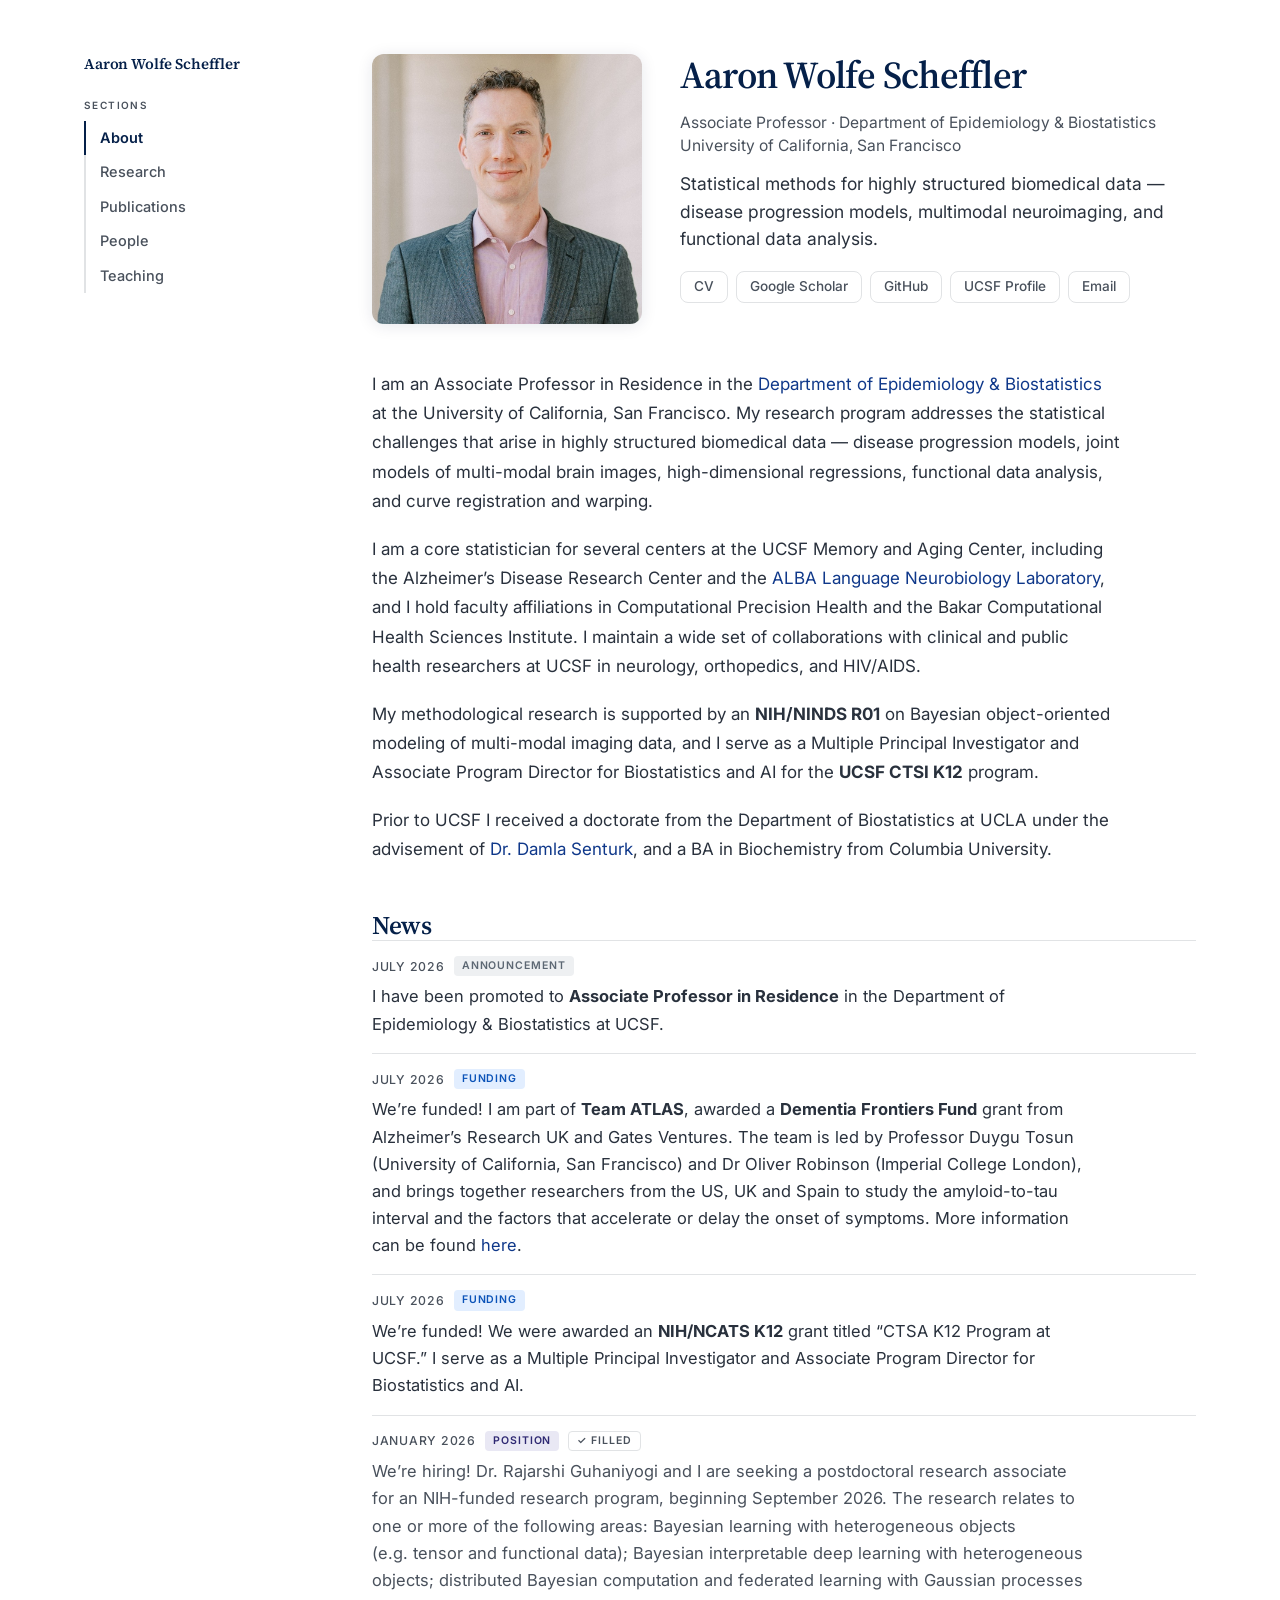
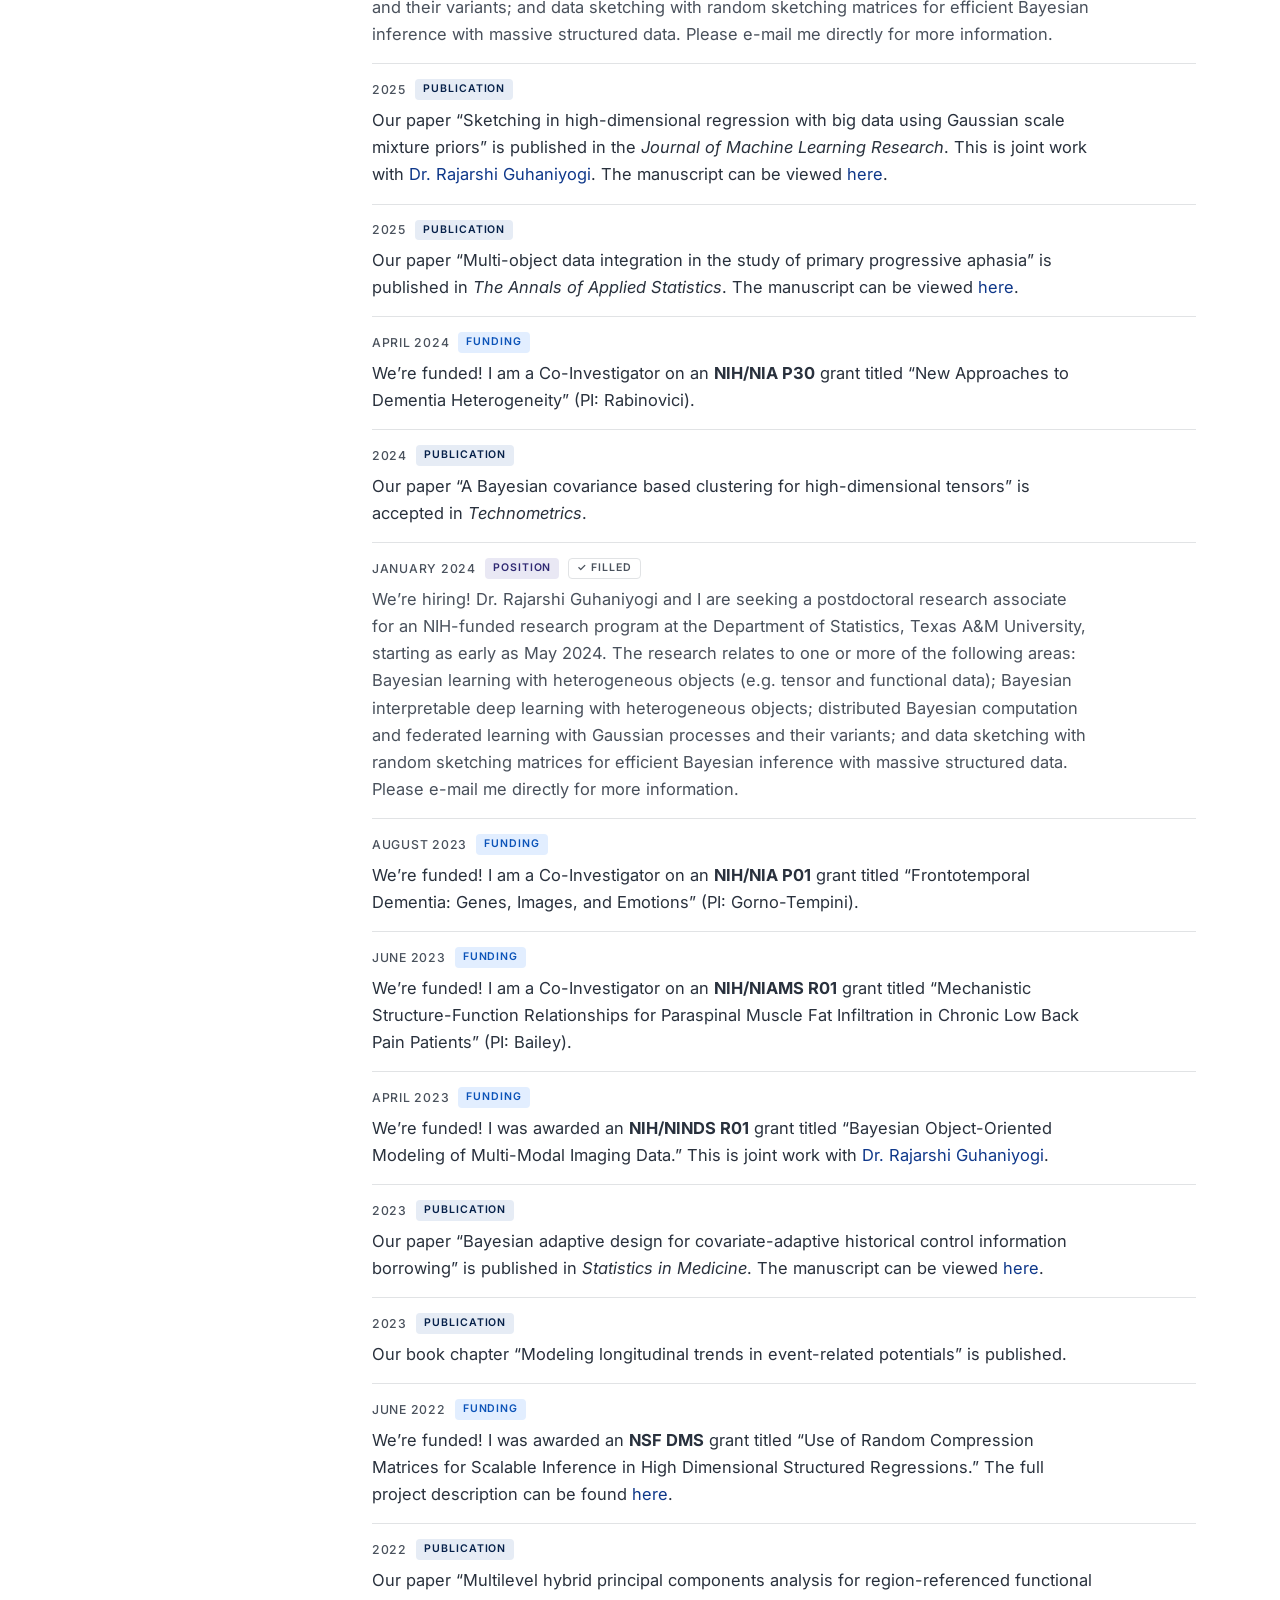
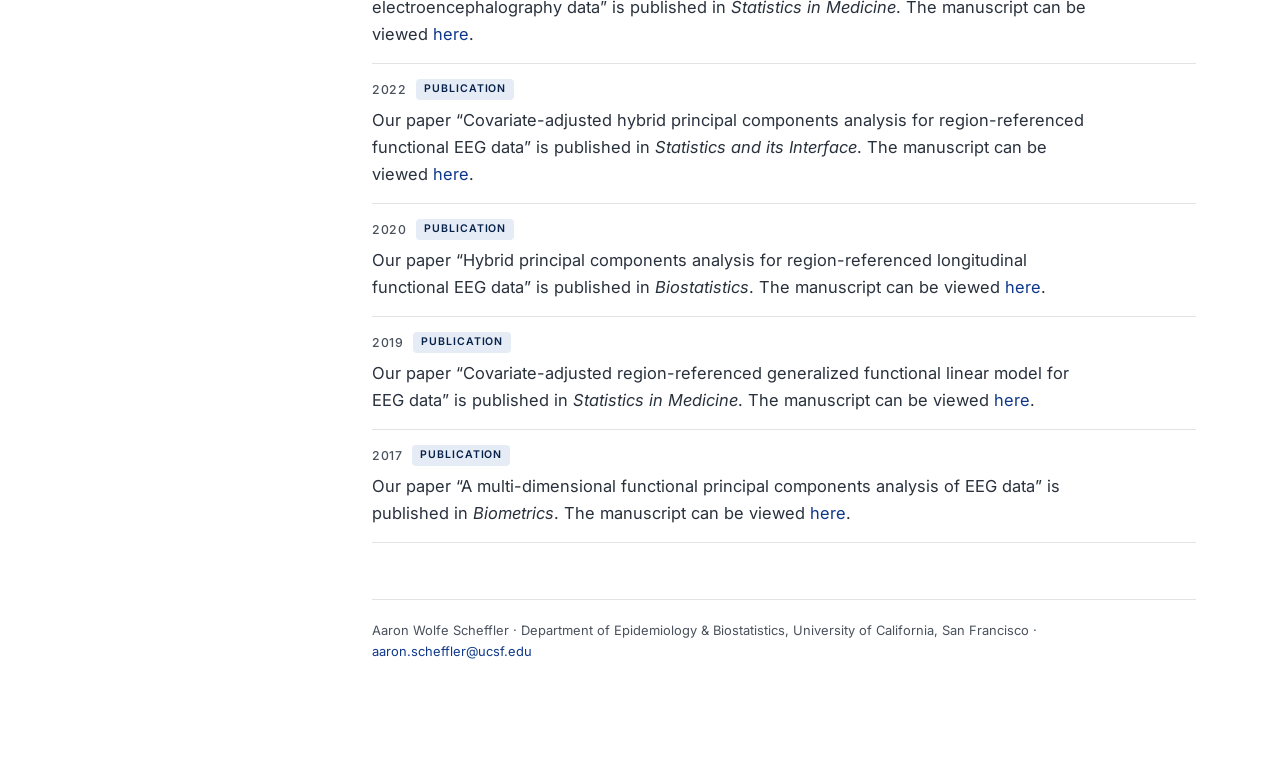
<file: index.html>
<!DOCTYPE html><html lang="en"><head>
<meta charset="utf-8"><meta name="viewport" content="width=device-width,initial-scale=1">
<title>Aaron Wolfe Scheffler</title><meta name="description" content="Associate Professor of Epidemiology & Biostatistics at UCSF. Statistical methods for structured biomedical data.">
<link rel="preconnect" href="https://fonts.googleapis.com"><link rel="preconnect" href="https://fonts.gstatic.com" crossorigin>
<link href="https://fonts.googleapis.com/css2?family=Source+Serif+4:opsz,wght@8..60,400;8..60,600;8..60,700&family=Inter:wght@400;500;600;700&family=JetBrains+Mono:wght@400;500;600&display=swap" rel="stylesheet"><link rel="stylesheet" href="style.css">
<link rel="canonical" href="https://aaron-scheffler.github.io/">
</head><body><div class="shell"><aside class="side"><div class="sidein"><a class="swm" href="index.html">Aaron Wolfe Scheffler</a><div class="slab">Sections</div><nav class="nav"><a href="index.html" class="on" aria-current="page">About</a><a href="research.html">Research</a><a href="publications.html">Publications</a><a href="people.html">People</a><a href="teaching.html">Teaching</a></nav></div></aside><main class="main"><header class="hero">
  <img class="portrait" src="images/headshot.jpg" alt="Portrait of Aaron Wolfe Scheffler">
  <div class="hero-txt">
    <h1>Aaron Wolfe Scheffler</h1>
    <p class="role">Associate Professor &middot; Department of Epidemiology &amp; Biostatistics<br>University of California, San Francisco</p>
    <p class="tag">Statistical methods for highly structured biomedical data &mdash; disease progression models, multimodal neuroimaging, and functional data analysis.</p>
    <nav class="links"><a class="lnk" href="aaron_cv_2026.pdf">CV</a><a class="lnk" href="https://scholar.google.com/citations?user=4aba0JUAAAAJ&hl=en" target="_blank" rel="noopener">Google Scholar</a><a class="lnk" href="https://github.com/aaron-scheffler" target="_blank" rel="noopener">GitHub</a><a class="lnk" href="https://profiles.ucsf.edu/aaron.scheffler" target="_blank" rel="noopener">UCSF Profile</a><a class="lnk" href="mailto:aaron.scheffler@ucsf.edu">Email</a></nav>
  </div>
</header><section class="block"><div class="prose"><p>I am an Associate Professor in Residence in the <a href="https://profiles.ucsf.edu/aaron.scheffler">Department of Epidemiology &amp; Biostatistics</a> at the University of California, San Francisco. My research program addresses the statistical challenges that arise in highly structured biomedical data &mdash; disease progression models, joint models of multi-modal brain images, high-dimensional regressions, functional data analysis, and curve registration and warping.</p><p>I am a core statistician for several centers at the UCSF Memory and Aging Center, including the Alzheimer’s Disease Research Center and the <a href="https://websites.ucsf.edu/website/alba-language-neurobiology-lab">ALBA Language Neurobiology Laboratory</a>, and I hold faculty affiliations in Computational Precision Health and the Bakar Computational Health Sciences Institute. I maintain a wide set of collaborations with clinical and public health researchers at UCSF in neurology, orthopedics, and HIV/AIDS.</p><p>My methodological research is supported by an <strong>NIH/NINDS R01</strong> on Bayesian object-oriented modeling of multi-modal imaging data, and I serve as a Multiple Principal Investigator and Associate Program Director for Biostatistics and AI for the <strong>UCSF CTSI K12</strong> program.</p><p>Prior to UCSF I received a doctorate from the Department of Biostatistics at UCLA under the advisement of <a href="https://ph.ucla.edu/about/faculty-staff-directory/damla-senturk">Dr. Damla Senturk</a>, and a BA in Biochemistry from Columbia University.</p></div></section><section class="block" id="news"><h2>News</h2><ol class="news"><li class="n-other"><div class="ntop"><span class="date">July 2026</span><span class="kind k-other">Announcement</span></div><div class="what">I have been promoted to <strong>Associate Professor in Residence</strong> in the Department of Epidemiology &amp; Biostatistics at UCSF.</div></li><li class="n-funding"><div class="ntop"><span class="date">July 2026</span><span class="kind k-funding">Funding</span></div><div class="what">We&rsquo;re funded! I am part of <strong>Team ATLAS</strong>, awarded a <strong>Dementia Frontiers Fund</strong> grant from Alzheimer&rsquo;s Research UK and Gates Ventures. The team is led by Professor Duygu Tosun (University of California, San Francisco) and Dr Oliver Robinson (Imperial College London), and brings together researchers from the US, UK and Spain to study the amyloid-to-tau interval and the factors that accelerate or delay the onset of symptoms. More information can be found <a href="https://www.alzheimersresearchuk.org/news/dementia-frontiers-fund-backs-12-international-teams/">here</a>.</div></li><li class="n-funding"><div class="ntop"><span class="date">July 2026</span><span class="kind k-funding">Funding</span></div><div class="what">We&rsquo;re funded! We were awarded an <strong>NIH/NCATS K12</strong> grant titled &ldquo;CTSA K12 Program at UCSF.&rdquo; I serve as a Multiple Principal Investigator and Associate Program Director for Biostatistics and AI.</div></li><li class="n-position"><div class="ntop"><span class="date">January 2026</span><span class="kind k-position">Position</span><span class="filled">Filled</span></div><div class="what">We&rsquo;re hiring! Dr. Rajarshi Guhaniyogi and I are seeking a postdoctoral research associate for an NIH-funded research program, beginning September 2026. The research relates to one or more of the following areas: Bayesian learning with heterogeneous objects (e.g.&nbsp;tensor and functional data); Bayesian interpretable deep learning with heterogeneous objects; distributed Bayesian computation and federated learning with Gaussian processes and their variants; and data sketching with random sketching matrices for efficient Bayesian inference with massive structured data. Please e-mail me directly for more information.</div></li><li class="n-paper"><div class="ntop"><span class="date">2025</span><span class="kind k-paper">Publication</span></div><div class="what">Our paper &ldquo;Sketching in high-dimensional regression with big data using Gaussian scale mixture priors&rdquo; is published in the <em>Journal of Machine Learning Research</em>. This is joint work with <a href="https://sites.google.com/view/rajguhaniyogi/home">Dr. Rajarshi Guhaniyogi</a>. The manuscript can be viewed <a href="https://arxiv.org/abs/2105.04795" target="_blank" rel="noopener">here</a>.</div></li><li class="n-paper"><div class="ntop"><span class="date">2025</span><span class="kind k-paper">Publication</span></div><div class="what">Our paper &ldquo;Multi-object data integration in the study of primary progressive aphasia&rdquo; is published in <em>The Annals of Applied Statistics</em>. The manuscript can be viewed <a href="https://arxiv.org/abs/2407.09542" target="_blank" rel="noopener">here</a>.</div></li><li class="n-funding"><div class="ntop"><span class="date">April 2024</span><span class="kind k-funding">Funding</span></div><div class="what">We&rsquo;re funded! I am a Co-Investigator on an <strong>NIH/NIA P30</strong> grant titled &ldquo;New Approaches to Dementia Heterogeneity&rdquo; (PI: Rabinovici).</div></li><li class="n-paper"><div class="ntop"><span class="date">2024</span><span class="kind k-paper">Publication</span></div><div class="what">Our paper &ldquo;A Bayesian covariance based clustering for high-dimensional tensors&rdquo; is accepted in <em>Technometrics</em>.</div></li><li class="n-position"><div class="ntop"><span class="date">January 2024</span><span class="kind k-position">Position</span><span class="filled">Filled</span></div><div class="what">We&rsquo;re hiring! Dr. Rajarshi Guhaniyogi and I are seeking a postdoctoral research associate for an NIH-funded research program at the Department of Statistics, Texas A&amp;M University, starting as early as May 2024. The research relates to one or more of the following areas: Bayesian learning with heterogeneous objects (e.g.&nbsp;tensor and functional data); Bayesian interpretable deep learning with heterogeneous objects; distributed Bayesian computation and federated learning with Gaussian processes and their variants; and data sketching with random sketching matrices for efficient Bayesian inference with massive structured data. Please e-mail me directly for more information.</div></li><li class="n-funding"><div class="ntop"><span class="date">August 2023</span><span class="kind k-funding">Funding</span></div><div class="what">We&rsquo;re funded! I am a Co-Investigator on an <strong>NIH/NIA P01</strong> grant titled &ldquo;Frontotemporal Dementia: Genes, Images, and Emotions&rdquo; (PI: Gorno-Tempini).</div></li><li class="n-funding"><div class="ntop"><span class="date">June 2023</span><span class="kind k-funding">Funding</span></div><div class="what">We&rsquo;re funded! I am a Co-Investigator on an <strong>NIH/NIAMS R01</strong> grant titled &ldquo;Mechanistic Structure-Function Relationships for Paraspinal Muscle Fat Infiltration in Chronic Low Back Pain Patients&rdquo; (PI: Bailey).</div></li><li class="n-funding"><div class="ntop"><span class="date">April 2023</span><span class="kind k-funding">Funding</span></div><div class="what">We&rsquo;re funded! I was awarded an <strong>NIH/NINDS R01</strong> grant titled &ldquo;Bayesian Object-Oriented Modeling of Multi-Modal Imaging Data.&rdquo; This is joint work with <a href="https://sites.google.com/view/rajguhaniyogi/home">Dr. Rajarshi Guhaniyogi</a>.</div></li><li class="n-paper"><div class="ntop"><span class="date">2023</span><span class="kind k-paper">Publication</span></div><div class="what">Our paper &ldquo;Bayesian adaptive design for covariate-adaptive historical control information borrowing&rdquo; is published in <em>Statistics in Medicine</em>. The manuscript can be viewed <a href="https://pubmed.ncbi.nlm.nih.gov/37750361/" target="_blank" rel="noopener">here</a>.</div></li><li class="n-paper"><div class="ntop"><span class="date">2023</span><span class="kind k-paper">Publication</span></div><div class="what">Our book chapter &ldquo;Modeling longitudinal trends in event-related potentials&rdquo; is published.</div></li><li class="n-funding"><div class="ntop"><span class="date">June 2022</span><span class="kind k-funding">Funding</span></div><div class="what">We&rsquo;re funded! I was awarded an <strong>NSF DMS</strong> grant titled &ldquo;Use of Random Compression Matrices for Scalable Inference in High Dimensional Structured Regressions.&rdquo; The full project description can be found <a href="https://www.nsf.gov/awardsearch/showAward?AWD_ID=2210206">here</a>.</div></li><li class="n-paper"><div class="ntop"><span class="date">2022</span><span class="kind k-paper">Publication</span></div><div class="what">Our paper &ldquo;Multilevel hybrid principal components analysis for region-referenced functional electroencephalography data&rdquo; is published in <em>Statistics in Medicine</em>. The manuscript can be viewed <a href="https://pubmed.ncbi.nlm.nih.gov/35611602/" target="_blank" rel="noopener">here</a>.</div></li><li class="n-paper"><div class="ntop"><span class="date">2022</span><span class="kind k-paper">Publication</span></div><div class="what">Our paper &ldquo;Covariate-adjusted hybrid principal components analysis for region-referenced functional EEG data&rdquo; is published in <em>Statistics and its Interface</em>. The manuscript can be viewed <a href="https://pubmed.ncbi.nlm.nih.gov/35664510/" target="_blank" rel="noopener">here</a>.</div></li><li class="n-paper"><div class="ntop"><span class="date">2020</span><span class="kind k-paper">Publication</span></div><div class="what">Our paper &ldquo;Hybrid principal components analysis for region-referenced longitudinal functional EEG data&rdquo; is published in <em>Biostatistics</em>. The manuscript can be viewed <a href="https://pubmed.ncbi.nlm.nih.gov/30084925/" target="_blank" rel="noopener">here</a>.</div></li><li class="n-paper"><div class="ntop"><span class="date">2019</span><span class="kind k-paper">Publication</span></div><div class="what">Our paper &ldquo;Covariate-adjusted region-referenced generalized functional linear model for EEG data&rdquo; is published in <em>Statistics in Medicine</em>. The manuscript can be viewed <a href="https://pubmed.ncbi.nlm.nih.gov/31659786/" target="_blank" rel="noopener">here</a>.</div></li><li class="n-paper"><div class="ntop"><span class="date">2017</span><span class="kind k-paper">Publication</span></div><div class="what">Our paper &ldquo;A multi-dimensional functional principal components analysis of EEG data&rdquo; is published in <em>Biometrics</em>. The manuscript can be viewed <a href="https://pubmed.ncbi.nlm.nih.gov/28072468/" target="_blank" rel="noopener">here</a>.</div></li></ol></section><footer class="foot"><p>Aaron Wolfe Scheffler &middot; Department of Epidemiology &amp; Biostatistics, University of California, San Francisco &middot; <a href="mailto:aaron.scheffler@ucsf.edu">aaron.scheffler@ucsf.edu</a></p></footer></main></div></body></html>
</file>
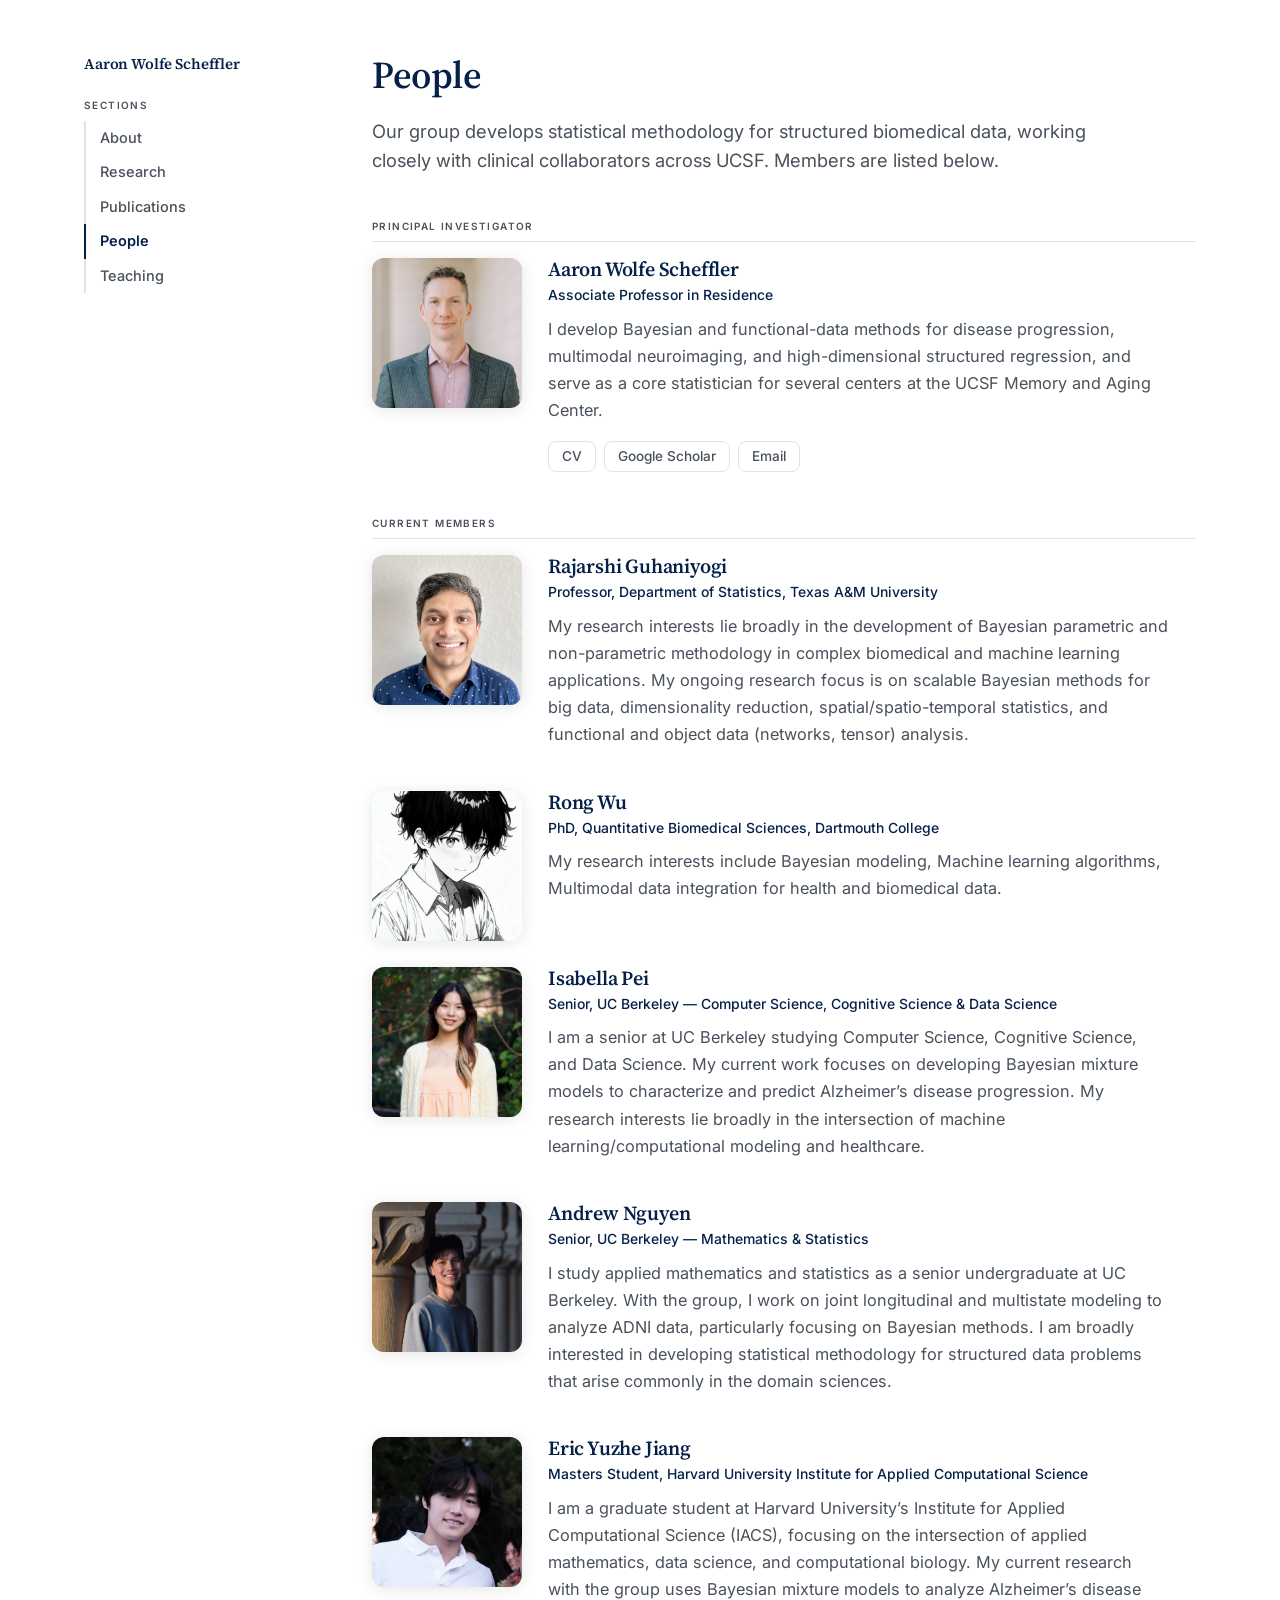
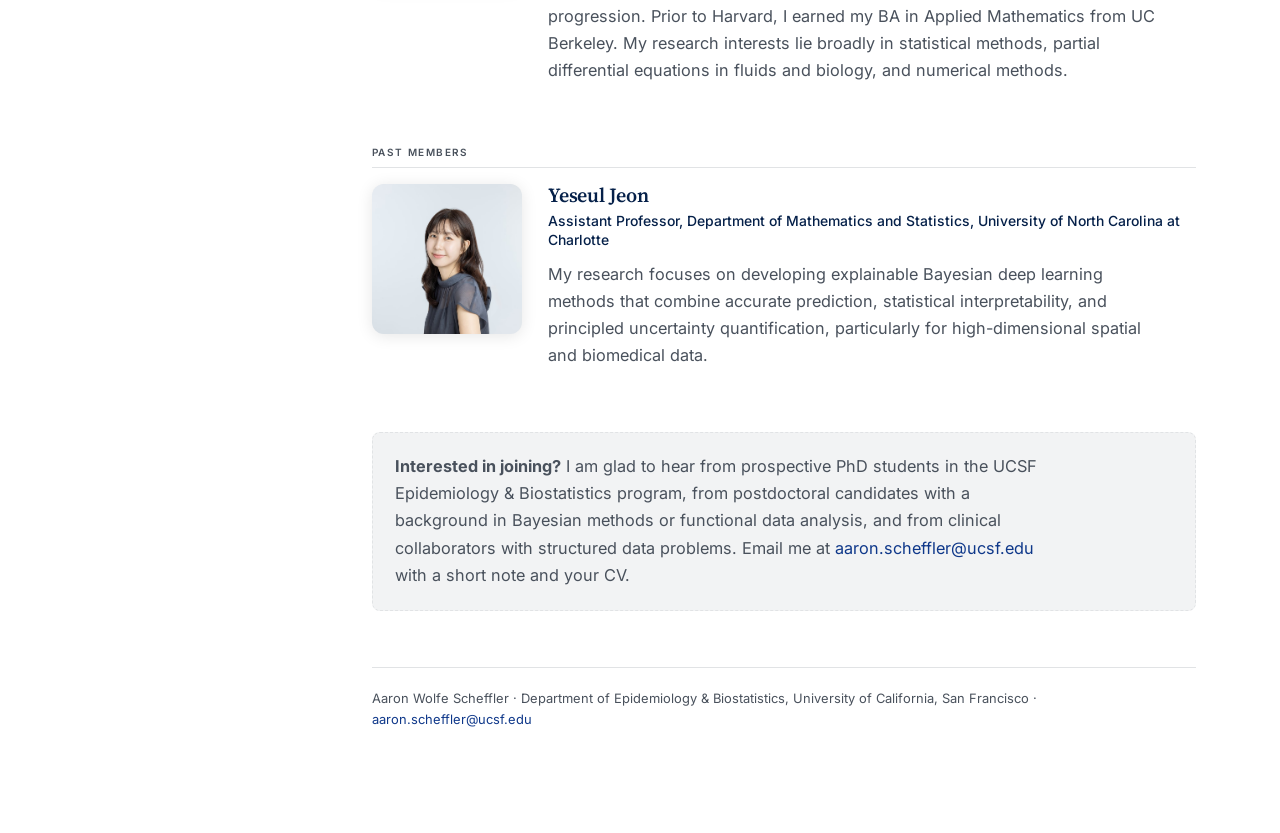
<file: people.html>
<!DOCTYPE html><html lang="en"><head>
<meta charset="utf-8"><meta name="viewport" content="width=device-width,initial-scale=1">
<title>People &middot; Aaron Wolfe Scheffler</title><meta name="description" content="Associate Professor of Epidemiology & Biostatistics at UCSF. Statistical methods for structured biomedical data.">
<link rel="preconnect" href="https://fonts.googleapis.com"><link rel="preconnect" href="https://fonts.gstatic.com" crossorigin>
<link href="https://fonts.googleapis.com/css2?family=Source+Serif+4:opsz,wght@8..60,400;8..60,600;8..60,700&family=Inter:wght@400;500;600;700&family=JetBrains+Mono:wght@400;500;600&display=swap" rel="stylesheet"><link rel="stylesheet" href="style.css">
<link rel="canonical" href="https://aaron-scheffler.github.io/people.html">
</head><body><div class="shell"><aside class="side"><div class="sidein"><a class="swm" href="index.html">Aaron Wolfe Scheffler</a><div class="slab">Sections</div><nav class="nav"><a href="index.html">About</a><a href="research.html">Research</a><a href="publications.html">Publications</a><a href="people.html" class="on" aria-current="page">People</a><a href="teaching.html">Teaching</a></nav></div></aside><main class="main"><section class="block"><h1 class="ptitle">People</h1><p class="lede">Our group develops statistical methodology for structured biomedical data, working closely with clinical collaborators across UCSF. Members are listed below.</p></section><section class="pgroup"><h2 class="glab">Principal Investigator</h2><div class="plist"><article class="person">
  <img class="pphoto" src="images/headshot.jpg" alt="Portrait of Aaron Wolfe Scheffler" loading="lazy">
  <div class="pbody"><h3>Aaron Wolfe Scheffler</h3><div class="prole">Associate Professor in Residence</div>
  <p>I develop Bayesian and functional-data methods for disease progression, multimodal neuroimaging, and high-dimensional structured regression, and serve as a core statistician for several centers at the UCSF Memory and Aging Center.</p><nav class="links"><a class="lnk" href="aaron_cv_2026.pdf">CV</a><a class="lnk" href="https://scholar.google.com/citations?user=4aba0JUAAAAJ&hl=en" target=_blank rel=noopener>Google Scholar</a><a class="lnk" href="mailto:aaron.scheffler@ucsf.edu">Email</a></nav></div>
</article></div></section><section class="pgroup"><h2 class="glab">Current Members</h2><div class="plist"><article class="person">
  <img class="pphoto" src="images/raj-photo.jpg" alt="Portrait of Rajarshi Guhaniyogi" loading="lazy">
  <div class="pbody"><h3>Rajarshi Guhaniyogi</h3><div class="prole">Professor, Department of Statistics, Texas A&amp;M University</div>
  <p>My research interests lie broadly in the development of Bayesian parametric and non-parametric methodology in complex biomedical and machine learning applications. My ongoing research focus is on scalable Bayesian methods for big data, dimensionality reduction, spatial/spatio-temporal statistics, and functional and object data (networks, tensor) analysis.</p></div>
</article><article class="person">
  <img class="pphoto" src="images/rong-photo.jpeg" alt="Portrait of Rong Wu" loading="lazy">
  <div class="pbody"><h3>Rong Wu</h3><div class="prole">PhD, Quantitative Biomedical Sciences, Dartmouth College</div>
  <p>My research interests include Bayesian modeling, Machine learning algorithms, Multimodal data integration for health and biomedical data.</p></div>
</article><article class="person">
  <img class="pphoto" src="images/isabella-photo.jpeg" alt="Portrait of Isabella Pei" loading="lazy">
  <div class="pbody"><h3>Isabella Pei</h3><div class="prole">Senior, UC Berkeley &mdash; Computer Science, Cognitive Science &amp; Data Science</div>
  <p>I am a senior at UC Berkeley studying Computer Science, Cognitive Science, and Data Science. My current work focuses on developing Bayesian mixture models to characterize and predict Alzheimer&rsquo;s disease progression. My research interests lie broadly in the intersection of machine learning/computational modeling and healthcare.</p></div>
</article><article class="person">
  <img class="pphoto" src="images/andrew.jpg" alt="Portrait of Andrew Nguyen" loading="lazy">
  <div class="pbody"><h3>Andrew Nguyen</h3><div class="prole">Senior, UC Berkeley &mdash; Mathematics &amp; Statistics</div>
  <p>I study applied mathematics and statistics as a senior undergraduate at UC Berkeley. With the group, I work on joint longitudinal and multistate modeling to analyze ADNI data, particularly focusing on Bayesian methods. I am broadly interested in developing statistical methodology for structured data problems that arise commonly in the domain sciences.</p></div>
</article><article class="person">
  <img class="pphoto" src="images/eric-photo.jpg" alt="Portrait of Eric Yuzhe Jiang" loading="lazy">
  <div class="pbody"><h3>Eric Yuzhe Jiang</h3><div class="prole">Masters Student, Harvard University Institute for Applied Computational Science</div>
  <p>I am a graduate student at Harvard University&rsquo;s Institute for Applied Computational Science (IACS), focusing on the intersection of applied mathematics, data science, and computational biology. My current research with the group uses Bayesian mixture models to analyze Alzheimer&rsquo;s disease progression. Prior to Harvard, I earned my BA in Applied Mathematics from UC Berkeley. My research interests lie broadly in statistical methods, partial differential equations in fluids and biology, and numerical methods.</p></div>
</article></div></section><section class="pgroup"><h2 class="glab">Past Members</h2><div class="plist"><article class="person">
  <img class="pphoto" src="images/yeseul-photo.jpg" alt="Portrait of Yeseul Jeon" loading="lazy">
  <div class="pbody"><h3>Yeseul Jeon</h3><div class="prole">Assistant Professor, Department of Mathematics and Statistics, University of North Carolina at Charlotte</div>
  <p>My research focuses on developing explainable Bayesian deep learning methods that combine accurate prediction, statistical interpretability, and principled uncertainty quantification, particularly for high-dimensional spatial and biomedical data.</p></div>
</article></div></section><section class="block join"><p><strong>Interested in joining?</strong> I am glad to hear from prospective PhD students in the UCSF Epidemiology &amp; Biostatistics program, from postdoctoral candidates with a background in Bayesian methods or functional data analysis, and from clinical collaborators with structured data problems. Email me at <a href="mailto:aaron.scheffler@ucsf.edu">aaron.scheffler@ucsf.edu</a> with a short note and your CV.</p></section><footer class="foot"><p>Aaron Wolfe Scheffler &middot; Department of Epidemiology &amp; Biostatistics, University of California, San Francisco &middot; <a href="mailto:aaron.scheffler@ucsf.edu">aaron.scheffler@ucsf.edu</a></p></footer></main></div></body></html>
</file>
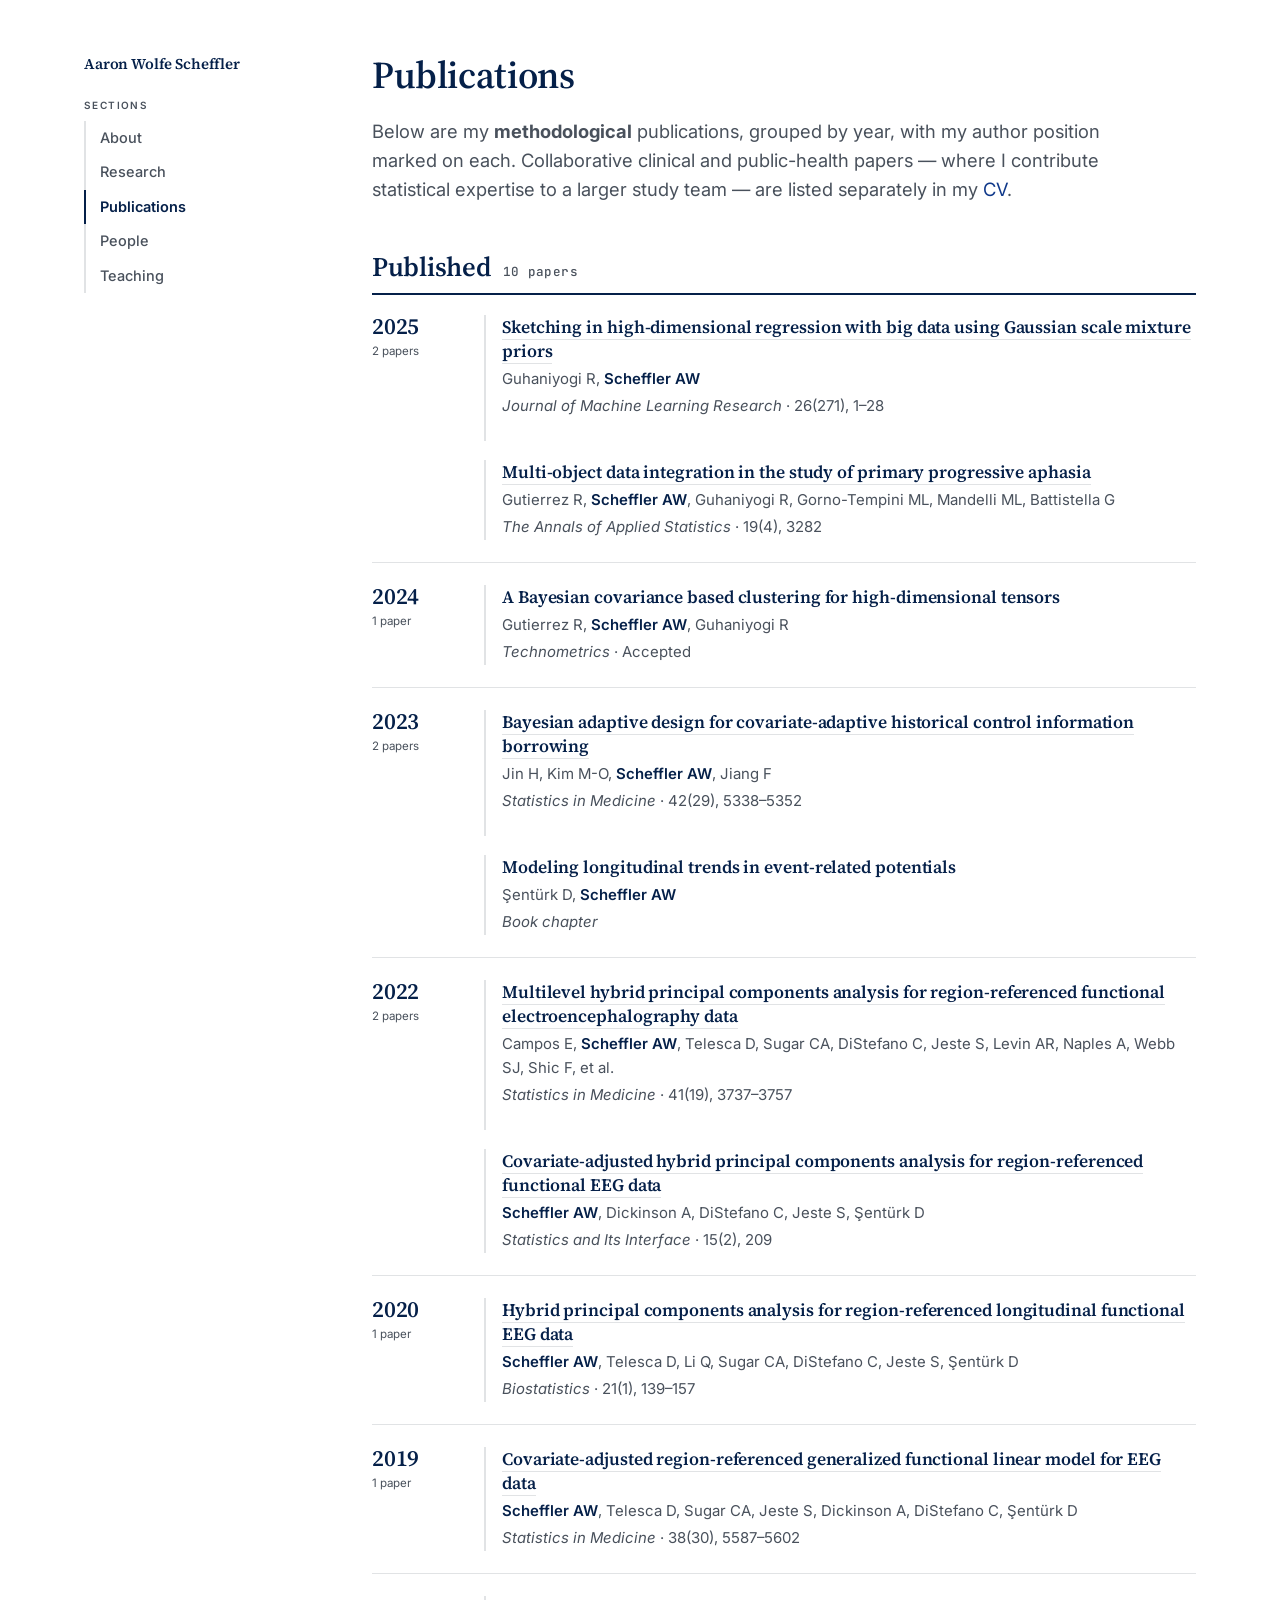
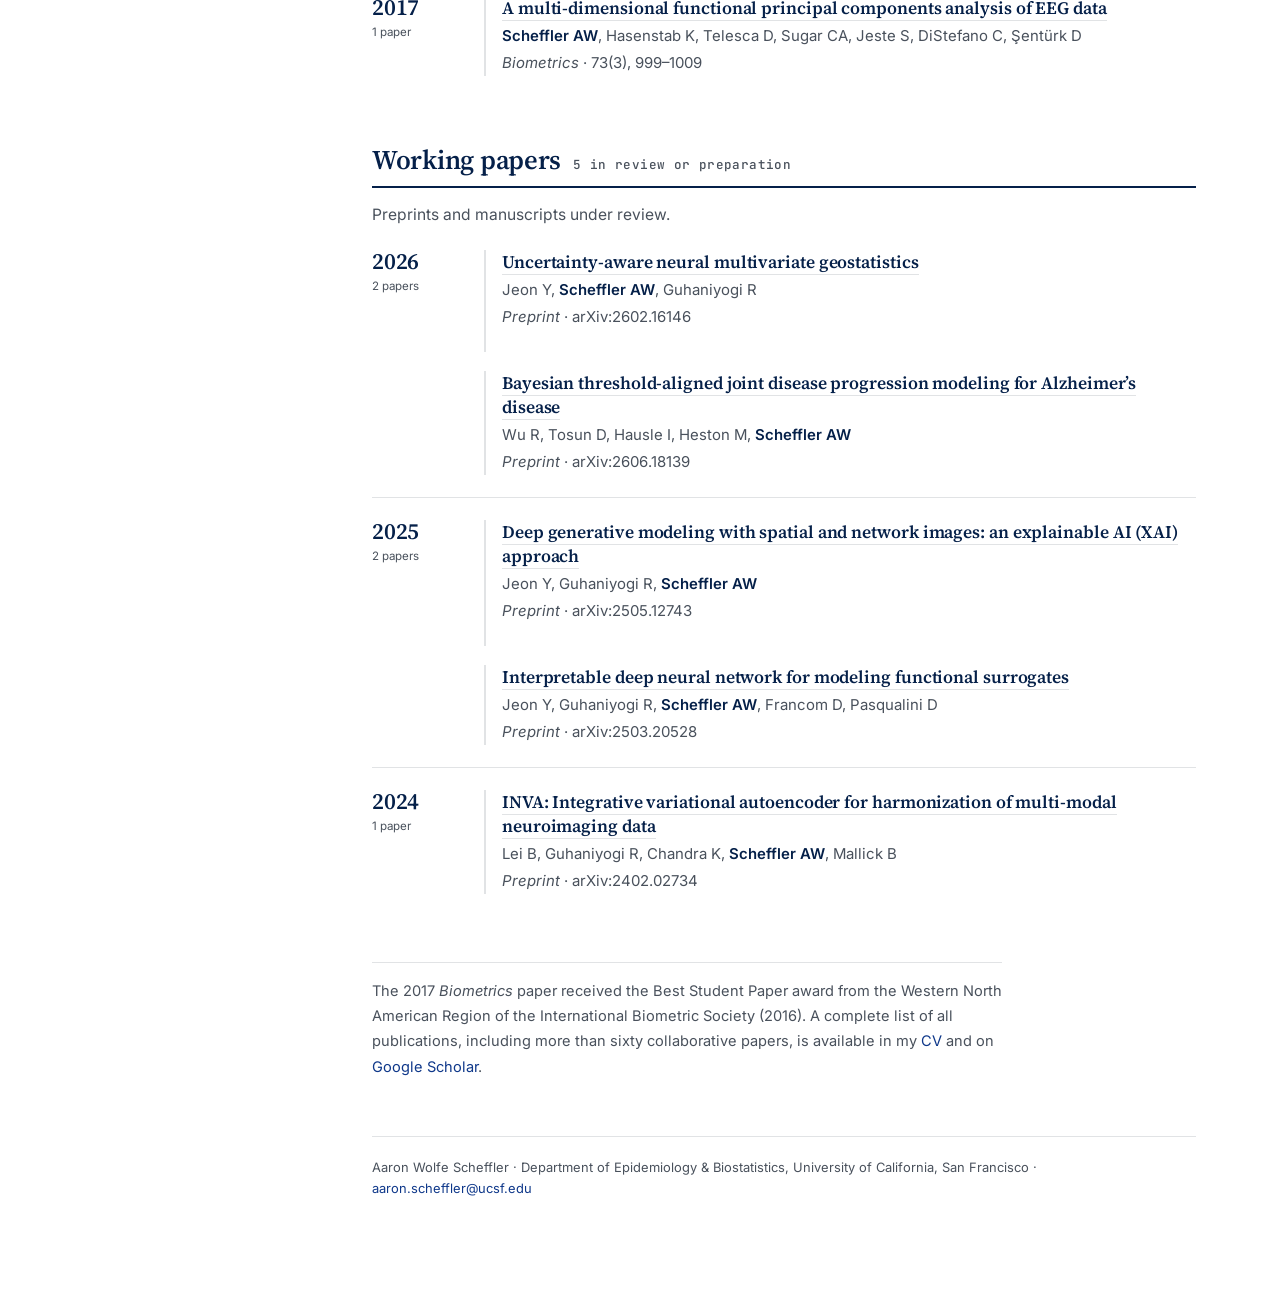
<file: publications.html>
<!DOCTYPE html><html lang="en"><head>
<meta charset="utf-8"><meta name="viewport" content="width=device-width,initial-scale=1">
<title>Publications &middot; Aaron Wolfe Scheffler</title><meta name="description" content="Associate Professor of Epidemiology & Biostatistics at UCSF. Statistical methods for structured biomedical data.">
<link rel="preconnect" href="https://fonts.googleapis.com"><link rel="preconnect" href="https://fonts.gstatic.com" crossorigin>
<link href="https://fonts.googleapis.com/css2?family=Source+Serif+4:opsz,wght@8..60,400;8..60,600;8..60,700&family=Inter:wght@400;500;600;700&family=JetBrains+Mono:wght@400;500;600&display=swap" rel="stylesheet"><link rel="stylesheet" href="style.css">
<link rel="canonical" href="https://aaron-scheffler.github.io/publications.html">
</head><body><div class="shell"><aside class="side"><div class="sidein"><a class="swm" href="index.html">Aaron Wolfe Scheffler</a><div class="slab">Sections</div><nav class="nav"><a href="index.html">About</a><a href="research.html">Research</a><a href="publications.html" class="on" aria-current="page">Publications</a><a href="people.html">People</a><a href="teaching.html">Teaching</a></nav></div></aside><main class="main"><section class="block"><h1 class="ptitle">Publications</h1><p class="lede">Below are my <strong>methodological</strong> publications, grouped by year, with my author position marked on each. Collaborative clinical and public-health papers &mdash; where I contribute statistical expertise to a larger study team &mdash; are listed separately in my <a href="aaron_cv_2026.pdf">CV</a>.</p></section><section class="pubsec"><div class="sechead"><h2>Published</h2><span class="seccount">10 papers</span></div><div class="pubs"><section class="yr"><div class="yrlab"><span>2025</span><em>2 papers</em></div><ol class="ylist"><li class="pub"><div class="pt"><a href="https://arxiv.org/abs/2105.04795" target="_blank" rel="noopener">Sketching in high-dimensional regression with big data using Gaussian scale mixture priors</a></div><div class="pa">Guhaniyogi R, <b class="me">Scheffler AW</b></div><div class="pj"><em>Journal of Machine Learning Research</em> &middot; 26(271), 1&ndash;28</div></li><li class="pub"><div class="pt"><a href="https://arxiv.org/abs/2407.09542" target="_blank" rel="noopener">Multi-object data integration in the study of primary progressive aphasia</a></div><div class="pa">Gutierrez R, <b class="me">Scheffler AW</b>, Guhaniyogi R, Gorno-Tempini ML, Mandelli ML, Battistella G</div><div class="pj"><em>The Annals of Applied Statistics</em> &middot; 19(4), 3282</div></li></ol></section><section class="yr"><div class="yrlab"><span>2024</span><em>1 paper</em></div><ol class="ylist"><li class="pub"><div class="pt">A Bayesian covariance based clustering for high-dimensional tensors</div><div class="pa">Gutierrez R, <b class="me">Scheffler AW</b>, Guhaniyogi R</div><div class="pj"><em>Technometrics</em> &middot; Accepted</div></li></ol></section><section class="yr"><div class="yrlab"><span>2023</span><em>2 papers</em></div><ol class="ylist"><li class="pub"><div class="pt"><a href="https://pubmed.ncbi.nlm.nih.gov/37750361/" target="_blank" rel="noopener">Bayesian adaptive design for covariate-adaptive historical control information borrowing</a></div><div class="pa">Jin H, Kim M-O, <b class="me">Scheffler AW</b>, Jiang F</div><div class="pj"><em>Statistics in Medicine</em> &middot; 42(29), 5338&ndash;5352</div></li><li class="pub"><div class="pt">Modeling longitudinal trends in event-related potentials</div><div class="pa">Şentürk D, <b class="me">Scheffler AW</b></div><div class="pj"><em>Book chapter</em></div></li></ol></section><section class="yr"><div class="yrlab"><span>2022</span><em>2 papers</em></div><ol class="ylist"><li class="pub"><div class="pt"><a href="https://pubmed.ncbi.nlm.nih.gov/35611602/" target="_blank" rel="noopener">Multilevel hybrid principal components analysis for region-referenced functional electroencephalography data</a></div><div class="pa">Campos E, <b class="me">Scheffler AW</b>, Telesca D, Sugar CA, DiStefano C, Jeste S, Levin AR, Naples A, Webb SJ, Shic F, et al.</div><div class="pj"><em>Statistics in Medicine</em> &middot; 41(19), 3737&ndash;3757</div></li><li class="pub"><div class="pt"><a href="https://www.ncbi.nlm.nih.gov/pmc/articles/PMC9165697/pdf/nihms-1759541.pdf" target="_blank" rel="noopener">Covariate-adjusted hybrid principal components analysis for region-referenced functional EEG data</a></div><div class="pa"><b class="me">Scheffler AW</b>, Dickinson A, DiStefano C, Jeste S, Şentürk D</div><div class="pj"><em>Statistics and Its Interface</em> &middot; 15(2), 209</div></li></ol></section><section class="yr"><div class="yrlab"><span>2020</span><em>1 paper</em></div><ol class="ylist"><li class="pub"><div class="pt"><a href="https://pubmed.ncbi.nlm.nih.gov/30084925/" target="_blank" rel="noopener">Hybrid principal components analysis for region-referenced longitudinal functional EEG data</a></div><div class="pa"><b class="me">Scheffler AW</b>, Telesca D, Li Q, Sugar CA, DiStefano C, Jeste S, Şentürk D</div><div class="pj"><em>Biostatistics</em> &middot; 21(1), 139&ndash;157</div></li></ol></section><section class="yr"><div class="yrlab"><span>2019</span><em>1 paper</em></div><ol class="ylist"><li class="pub"><div class="pt"><a href="https://pubmed.ncbi.nlm.nih.gov/31659786/" target="_blank" rel="noopener">Covariate-adjusted region-referenced generalized functional linear model for EEG data</a></div><div class="pa"><b class="me">Scheffler AW</b>, Telesca D, Sugar CA, Jeste S, Dickinson A, DiStefano C, Şentürk D</div><div class="pj"><em>Statistics in Medicine</em> &middot; 38(30), 5587&ndash;5602</div></li></ol></section><section class="yr"><div class="yrlab"><span>2017</span><em>1 paper</em></div><ol class="ylist"><li class="pub"><div class="pt"><a href="https://pubmed.ncbi.nlm.nih.gov/28072468/" target="_blank" rel="noopener">A multi-dimensional functional principal components analysis of EEG data</a></div><div class="pa"><b class="me">Scheffler AW</b>, Hasenstab K, Telesca D, Sugar CA, Jeste S, DiStefano C, Şentürk D</div><div class="pj"><em>Biometrics</em> &middot; 73(3), 999&ndash;1009</div></li></ol></section></div></section><section class="pubsec"><div class="sechead"><h2>Working papers</h2><span class="seccount">5 in review or preparation</span></div><p class="sublede">Preprints and manuscripts under review.</p><div class="pubs"><section class="yr"><div class="yrlab"><span>2026</span><em>2 papers</em></div><ol class="ylist"><li class="pub"><div class="pt"><a href="https://arxiv.org/abs/2602.16146" target="_blank" rel="noopener">Uncertainty-aware neural multivariate geostatistics</a></div><div class="pa">Jeon Y, <b class="me">Scheffler AW</b>, Guhaniyogi R</div><div class="pj"><em>Preprint</em> &middot; arXiv:2602.16146</div></li><li class="pub"><div class="pt"><a href="https://arxiv.org/abs/2606.18139" target="_blank" rel="noopener">Bayesian threshold-aligned joint disease progression modeling for Alzheimer’s disease</a></div><div class="pa">Wu R, Tosun D, Hausle I, Heston M, <b class="me">Scheffler AW</b></div><div class="pj"><em>Preprint</em> &middot; arXiv:2606.18139</div></li></ol></section><section class="yr"><div class="yrlab"><span>2025</span><em>2 papers</em></div><ol class="ylist"><li class="pub"><div class="pt"><a href="https://arxiv.org/abs/2505.12743" target="_blank" rel="noopener">Deep generative modeling with spatial and network images: an explainable AI (XAI) approach</a></div><div class="pa">Jeon Y, Guhaniyogi R, <b class="me">Scheffler AW</b></div><div class="pj"><em>Preprint</em> &middot; arXiv:2505.12743</div></li><li class="pub"><div class="pt"><a href="https://arxiv.org/abs/2503.20528" target="_blank" rel="noopener">Interpretable deep neural network for modeling functional surrogates</a></div><div class="pa">Jeon Y, Guhaniyogi R, <b class="me">Scheffler AW</b>, Francom D, Pasqualini D</div><div class="pj"><em>Preprint</em> &middot; arXiv:2503.20528</div></li></ol></section><section class="yr"><div class="yrlab"><span>2024</span><em>1 paper</em></div><ol class="ylist"><li class="pub"><div class="pt"><a href="https://arxiv.org/abs/2402.02734" target="_blank" rel="noopener">INVA: Integrative variational autoencoder for harmonization of multi-modal neuroimaging data</a></div><div class="pa">Lei B, Guhaniyogi R, Chandra K, <b class="me">Scheffler AW</b>, Mallick B</div><div class="pj"><em>Preprint</em> &middot; arXiv:2402.02734</div></li></ol></section></div></section><p class="note">The 2017 <em>Biometrics</em> paper received the Best Student Paper award from the Western North American Region of the International Biometric Society (2016). A complete list of all publications, including more than sixty collaborative papers, is available in my <a href="aaron_cv_2026.pdf">CV</a> and on <a href="https://scholar.google.com/citations?user=4aba0JUAAAAJ&hl=en">Google Scholar</a>.</p><footer class="foot"><p>Aaron Wolfe Scheffler &middot; Department of Epidemiology &amp; Biostatistics, University of California, San Francisco &middot; <a href="mailto:aaron.scheffler@ucsf.edu">aaron.scheffler@ucsf.edu</a></p></footer></main></div></body></html>
</file>
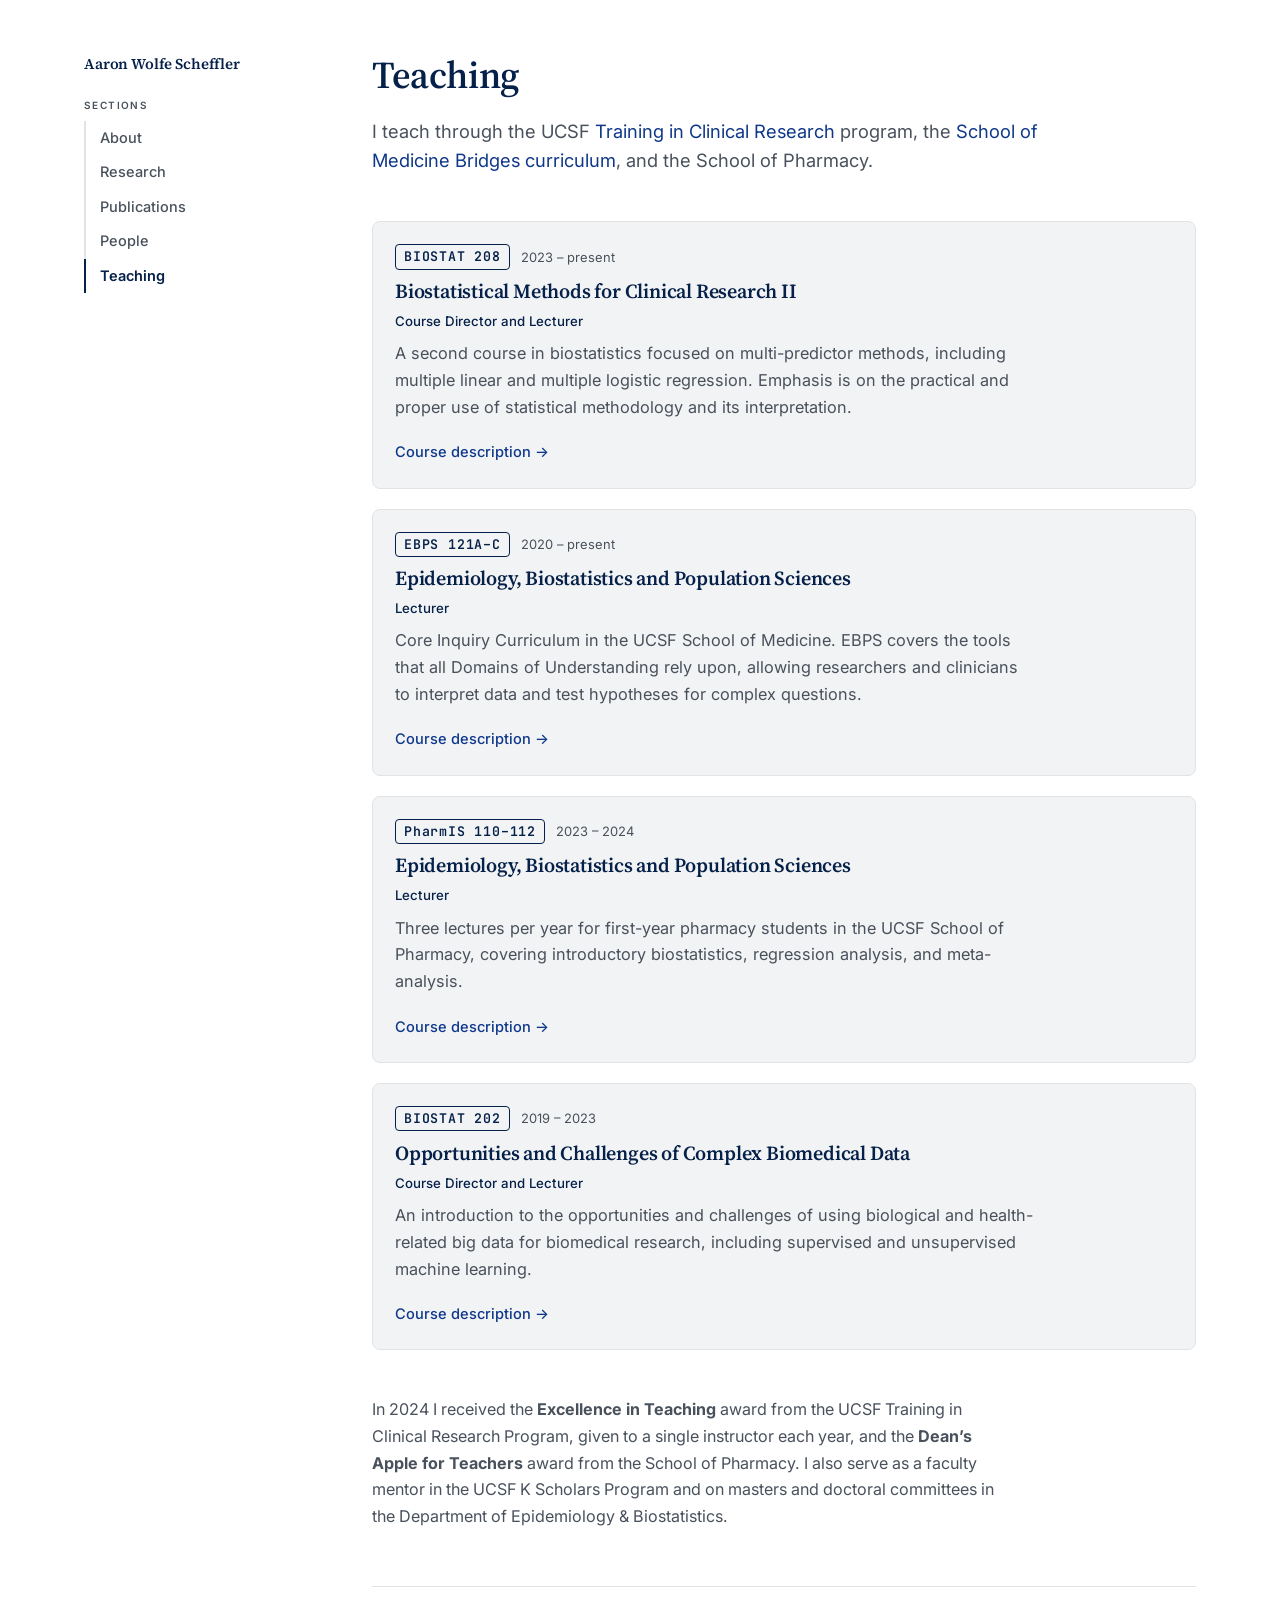
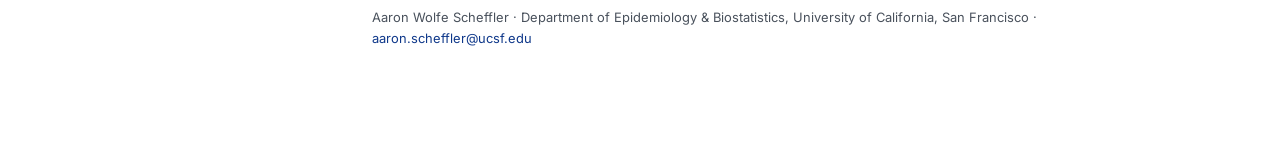
<file: teaching.html>
<!DOCTYPE html><html lang="en"><head>
<meta charset="utf-8"><meta name="viewport" content="width=device-width,initial-scale=1">
<title>Teaching &middot; Aaron Wolfe Scheffler</title><meta name="description" content="Associate Professor of Epidemiology & Biostatistics at UCSF. Statistical methods for structured biomedical data.">
<link rel="preconnect" href="https://fonts.googleapis.com"><link rel="preconnect" href="https://fonts.gstatic.com" crossorigin>
<link href="https://fonts.googleapis.com/css2?family=Source+Serif+4:opsz,wght@8..60,400;8..60,600;8..60,700&family=Inter:wght@400;500;600;700&family=JetBrains+Mono:wght@400;500;600&display=swap" rel="stylesheet"><link rel="stylesheet" href="style.css">
<link rel="canonical" href="https://aaron-scheffler.github.io/teaching.html">
</head><body><div class="shell"><aside class="side"><div class="sidein"><a class="swm" href="index.html">Aaron Wolfe Scheffler</a><div class="slab">Sections</div><nav class="nav"><a href="index.html">About</a><a href="research.html">Research</a><a href="publications.html">Publications</a><a href="people.html">People</a><a href="teaching.html" class="on" aria-current="page">Teaching</a></nav></div></aside><main class="main"><section class="block"><h1 class="ptitle">Teaching</h1><p class="lede">I teach through the UCSF <a href="https://ticr.ucsf.edu/">Training in Clinical Research</a> program, the <a href="https://meded.ucsf.edu/bridges-curriculum">School of Medicine Bridges curriculum</a>, and the School of Pharmacy.</p></section><div class="courses"><article class="course">
  <div class="chead"><code class="ccode">BIOSTAT 208</code><span class="cwhen">2023 &ndash; present</span></div>
  <h2>Biostatistical Methods for Clinical Research II</h2><div class="crole">Course Director and Lecturer</div><p>A second course in biostatistics focused on multi-predictor methods, including multiple linear and multiple logistic regression. Emphasis is on the practical and proper use of statistical methodology and its interpretation.</p>
  <a href="https://epibiostat.ucsf.edu/biostatistical-methods-clinical-research-ii-biostat-208" target="_blank" rel="noopener">Course description &rarr;</a>
</article><article class="course">
  <div class="chead"><code class="ccode">EBPS 121A&ndash;C</code><span class="cwhen">2020 &ndash; present</span></div>
  <h2>Epidemiology, Biostatistics and Population Sciences</h2><div class="crole">Lecturer</div><p>Core Inquiry Curriculum in the UCSF School of Medicine. EBPS covers the tools that all Domains of Understanding rely upon, allowing researchers and clinicians to interpret data and test hypotheses for complex questions.</p>
  <a href="https://meded.ucsf.edu/bridges-curriculum" target="_blank" rel="noopener">Course description &rarr;</a>
</article><article class="course">
  <div class="chead"><code class="ccode">PharmIS 110&ndash;112</code><span class="cwhen">2023 &ndash; 2024</span></div>
  <h2>Epidemiology, Biostatistics and Population Sciences</h2><div class="crole">Lecturer</div><p>Three lectures per year for first-year pharmacy students in the UCSF School of Pharmacy, covering introductory biostatistics, regression analysis, and meta-analysis.</p>
  <a href="https://pharmacy.ucsf.edu/" target="_blank" rel="noopener">Course description &rarr;</a>
</article><article class="course">
  <div class="chead"><code class="ccode">BIOSTAT 202</code><span class="cwhen">2019 &ndash; 2023</span></div>
  <h2>Opportunities and Challenges of Complex Biomedical Data</h2><div class="crole">Course Director and Lecturer</div><p>An introduction to the opportunities and challenges of using biological and health-related big data for biomedical research, including supervised and unsupervised machine learning.</p>
  <a href="https://epibiostat.ucsf.edu/opportunities-and-challenges-complex-biomedical-data-introduction-science-big-data-biostat-202" target="_blank" rel="noopener">Course description &rarr;</a>
</article></div><section class="block"><p class="outro">In 2024 I received the <strong>Excellence in Teaching</strong> award from the UCSF Training in Clinical Research Program, given to a single instructor each year, and the <strong>Dean’s Apple for Teachers</strong> award from the School of Pharmacy. I also serve as a faculty mentor in the UCSF K Scholars Program and on masters and doctoral committees in the Department of Epidemiology & Biostatistics.</p></section><footer class="foot"><p>Aaron Wolfe Scheffler &middot; Department of Epidemiology &amp; Biostatistics, University of California, San Francisco &middot; <a href="mailto:aaron.scheffler@ucsf.edu">aaron.scheffler@ucsf.edu</a></p></footer></main></div></body></html>
</file>
<file: style.css>
*,*::before,*::after{box-sizing:border-box}
body{margin:0;background:var(--bg);color:var(--fg);font:var(--body);-webkit-font-smoothing:antialiased}
img{max-width:100%;display:block}
a{color:var(--link);text-decoration:none}
a:hover{color:var(--link-h)}
a:focus-visible{outline:2px solid var(--link);outline-offset:3px;border-radius:2px}
h1,h2,h3{font-family:var(--display);font-weight:var(--dw,600);line-height:1.15;letter-spacing:var(--dls,-.01em);color:var(--fg-str);margin:0}
p{margin:0 0 1em}

/* ---- hero ---- */
.hero{display:flex;gap:var(--gap-l);align-items:flex-start;margin-bottom:var(--gap-l)}
.portrait{width:var(--pw,130px);height:var(--pw,130px);object-fit:cover;object-position:50% 22%;border-radius:var(--pr,12px);flex:none;background:var(--soft)}
.hero-txt{min-width:0}
.hero h1{font-size:var(--h1);margin:0 0 .35em}
.role{margin:0 0 .8em;color:var(--fg-dim);font-size:.92em;line-height:1.5}
.tag{margin:0 0 1.1em;font-size:1.03em;color:var(--fg);max-width:56ch;line-height:1.55}
.links{display:flex;gap:8px;flex-wrap:wrap}
.lnk{font:500 .8em/1 var(--ui);border:1px solid var(--line);border-radius:var(--br,7px);
  padding:8px 13px;color:var(--fg-dim);background:var(--chip-bg,transparent);transition:.15s}
.lnk:hover{border-color:var(--link);color:var(--link);background:var(--chip-h,transparent)}

/* ---- facts ---- */
.facts{list-style:none;display:grid;grid-template-columns:repeat(4,1fr);gap:1px;background:var(--line);
  border:1px solid var(--line);border-radius:var(--br,7px);overflow:hidden;padding:0;margin:0 0 var(--gap-l)}
.facts li{background:var(--bg);padding:14px 16px}
.facts b{display:block;font:600 1.15em/1.2 var(--display);color:var(--accent);margin-bottom:3px}
.facts span{font:.74em/1.3 var(--ui);color:var(--fg-dim);letter-spacing:.02em}

/* ---- blocks / prose ---- */
.block{margin:0 0 var(--gap-l)}
.ptitle{font-size:var(--h1);margin:0 0 .5em}
.lede{font-size:1.08em;line-height:1.6;color:var(--fg-dim);max-width:62ch;margin:0 0 1em}
.prose{max-width:var(--measure,68ch)}
.prose p{line-height:var(--lh,1.72);margin:0 0 1.1em}
.prose p:last-child{margin-bottom:0}

/* ---- news ---- */
.news{list-style:none;padding:0;margin:0;border-top:1px solid var(--line)}
.news li{padding:15px 0;border-bottom:1px solid var(--line)}
.ntop{display:flex;align-items:center;gap:9px;margin-bottom:7px;flex-wrap:wrap}
.news .date{font:500 .72em/1.4 var(--ui);letter-spacing:.06em;text-transform:uppercase;color:var(--fg-dim)}
.kind{font:600 .62em/1 var(--ui);letter-spacing:.09em;text-transform:uppercase;
  padding:5px 8px;border-radius:4px}
.k-paper{background:var(--r1-bg);color:var(--r1-fg)}
.k-funding{background:var(--r2-bg);color:var(--r2-fg)}
.k-position{background:var(--r4-bg);color:var(--r4-fg)}
.k-other{background:var(--r3-bg);color:var(--r3-fg)}
.filled{font:600 .62em/1 var(--ui);letter-spacing:.09em;text-transform:uppercase;
  padding:4px 8px;border-radius:4px;border:1px solid var(--line);color:var(--fg-dim);background:transparent}
.filled::before{content:"\2713\00a0"}
.news li.n-position .what{color:var(--fg-dim)}
.news .what{line-height:1.65;font-size:.97em;max-width:72ch}

/* ---- research ---- */
.areanav{display:grid;grid-template-columns:repeat(3,1fr);gap:var(--gap-s);margin:0 0 var(--gap-l)}
.areanav a{border:1px solid var(--line);border-radius:var(--br,7px);padding:14px 15px;
  font:500 .88em/1.35 var(--ui);color:var(--fg);display:block;transition:.15s}
.areanav a:hover{border-color:var(--link);background:var(--soft)}
.areanav b{display:block;font:600 .72em/1 var(--mono);color:var(--accent);margin-bottom:7px;letter-spacing:.08em}
.area{margin:0 0 calc(var(--gap-l) * 1.4);scroll-margin-top:80px}
.area-head{display:flex;align-items:baseline;gap:14px;margin:0 0 .7em}
.areanum{font:600 .78em/1 var(--mono);color:var(--accent);letter-spacing:.1em;padding-top:.2em}
.area h2{font-size:var(--h2)}
.lead{font-family:var(--display);font-size:1.13em;line-height:1.5;color:var(--fg);
  border-left:3px solid var(--accent);padding-left:16px;margin:0 0 1.4em;max-width:56ch}
figure{margin:0 0 1.4em}
figure img{width:100%;border:1px solid var(--line);border-radius:var(--br,7px);background:#fff;padding:var(--figpad,10px)}
figcaption{font:.84em/1.6 var(--ui);color:var(--fg-dim);margin-top:10px;max-width:64ch}
.tags{list-style:none;display:flex;gap:7px;flex-wrap:wrap;padding:0;margin:1.2em 0 0}
.tags li{font:500 .72em/1 var(--ui);letter-spacing:.02em;border:1px solid var(--line);
  border-radius:999px;padding:6px 11px;color:var(--fg-dim);background:var(--chip-bg,transparent)}

/* ---- publications ---- */
.key{list-style:none;display:flex;gap:8px;flex-wrap:wrap;padding:0;margin:1.3em 0 0}
.key li{display:flex;align-items:center;gap:7px;border:1px solid var(--line);
  border-radius:var(--br,7px);padding:6px 11px 6px 8px;background:var(--chip-bg,transparent)}
.key em{font:600 .78em/1 var(--mono);font-style:normal;color:var(--fg-dim)}
.rb{font:600 .63em/1 var(--ui);letter-spacing:.08em;text-transform:uppercase;
  padding:5px 8px;border-radius:4px;white-space:nowrap;display:inline-block}
.r-first{background:var(--r1-bg);color:var(--r1-fg)}
.r-senior{background:var(--r2-bg);color:var(--r2-fg)}
.r-co{background:var(--r3-bg);color:var(--r3-fg)}
.r-sole{background:var(--r4-bg);color:var(--r4-fg)}
.sublede{font-size:.92em;color:var(--fg-dim);margin:0 0 1em}
.pubs{margin:0 0 1.6em}
.yr{display:grid;grid-template-columns:var(--yrcol,92px) 1fr;gap:var(--gap-s);
  padding:22px 0;border-top:1px solid var(--line)}
.yr:first-child{border-top:0;padding-top:6px}
.yrlab{position:sticky;top:var(--sticky,18px);align-self:start;height:max-content}
.yrlab span{display:block;font:600 1.35em/1 var(--display);color:var(--accent);letter-spacing:-.01em}
.yrlab em{display:block;font:.68em/1.4 var(--ui);font-style:normal;color:var(--fg-dim);margin-top:5px}
.ylist{list-style:none;padding:0;margin:0}
.pub{padding:0 0 1.3em;border-left:2px solid var(--line);padding-left:16px;margin-bottom:1.1em}
.pub:last-child{margin-bottom:0;padding-bottom:0}
.pub.p-first{border-left-color:var(--r1-fg)}
.pub.p-senior{border-left-color:var(--r2-fg)}
.pub.p-sole{border-left-color:var(--r4-fg)}
.pub .rb{margin-bottom:8px}
.pt{font-family:var(--display);font-weight:var(--dw,600);font-size:1.03em;line-height:1.38;
  color:var(--fg-str);margin-bottom:5px;letter-spacing:-.005em}
.pt a{color:var(--fg-str);border-bottom:1px solid var(--line)}
.pt a:hover{color:var(--link);border-bottom-color:var(--link)}
.pa{font:.88em/1.6 var(--ui);color:var(--fg-dim);margin-bottom:3px}
.pa .me{color:var(--fg-str);font-weight:600}
.pj{font:.88em/1.6 var(--ui);color:var(--fg-dim)}
.note{font:.86em/1.72 var(--ui);color:var(--fg-dim);border-top:1px solid var(--line);
  padding-top:1.1em;margin:0 0 var(--gap-l);max-width:70ch}
.soft{display:grid;grid-template-columns:1fr 1fr;gap:var(--gap-s);margin-top:1em}
.softcard{border:1px solid var(--line);border-radius:var(--br,7px);padding:16px;background:var(--soft)}
.softtop{display:flex;align-items:center;gap:9px;margin-bottom:8px}
.softtop code{font:600 1em var(--mono);color:var(--fg-str)}
.lang{font:500 .68em/1 var(--ui);letter-spacing:.06em;text-transform:uppercase;
  border:1px solid var(--line);border-radius:4px;padding:4px 7px;color:var(--fg-dim)}
.softcard p{font-size:.88em;line-height:1.55;margin:0 0 .8em;color:var(--fg-dim)}
.softcard a{font:500 .84em var(--ui)}

/* ---- teaching ---- */
.crole{font:500 .78em/1 var(--ui);color:var(--accent);margin:0 0 .9em}
.courses{display:grid;gap:var(--gap-s);margin:0 0 var(--gap-l)}
.course{border:1px solid var(--line);border-radius:var(--br,7px);padding:var(--cpad,22px);background:var(--soft)}
.chead{display:flex;align-items:center;gap:11px;margin-bottom:.6em}
.ccode{font:600 .78em/1 var(--mono);letter-spacing:.06em;color:var(--accent);
  border:1px solid var(--accent);border-radius:4px;padding:5px 8px}
.cwhen{font:.76em/1 var(--ui);color:var(--fg-dim)}
.course h2{font-size:var(--h3);margin:0 0 .6em}
.course p{font-size:.96em;line-height:1.65;color:var(--fg-dim);max-width:64ch}
.course a{font:500 .86em var(--ui)}
.outro{font-size:.95em;line-height:1.65;color:var(--fg-dim);max-width:64ch}



.pubsec{margin:0 0 var(--gap-l)}
.sechead{display:flex;align-items:baseline;gap:12px;margin:0 0 14px;
  padding-bottom:11px;border-bottom:2px solid var(--fg-str)}
.sechead h2{font-size:var(--h2);margin:0}
.seccount{font:500 .74em/1 var(--mono);color:var(--fg-dim);letter-spacing:.03em}


/* ---- related publications on research page ---- */
.related{margin:1.6em 0 0;border-top:1px solid var(--line);padding-top:16px}
.related h3{font:600 10px/1 var(--ui);letter-spacing:.14em;text-transform:uppercase;
  color:var(--fg-dim);margin:0 0 12px}
.rlist{list-style:none;padding:0;margin:0}
.rlist li{display:grid;grid-template-columns:52px 1fr;gap:12px;padding:9px 0;
  border-bottom:1px solid var(--line-2,var(--line))}
.rlist li:last-child{border-bottom:0;padding-bottom:0}
.ry{font:600 .72em/1.6 var(--mono);color:var(--accent);letter-spacing:.03em}
.rt{font-family:var(--display);font-weight:500;font-size:.95em;line-height:1.4;color:var(--fg-str)}
.rt a{color:var(--fg-str);border-bottom:1px solid var(--line)}
.rt a:hover{color:var(--link);border-bottom-color:var(--link)}
.rv{grid-column:2;font:.82em/1.55 var(--ui);color:var(--fg-dim);margin-top:2px}
.wip{font:600 .58em/1 var(--ui);letter-spacing:.09em;text-transform:uppercase;
  border:1px solid var(--line);border-radius:4px;padding:3px 6px;color:var(--fg-dim);
  vertical-align:middle;margin-left:6px;white-space:nowrap}
@media(max-width:560px){.rlist li{grid-template-columns:1fr;gap:3px}.rv{grid-column:1}}

/* ---- people ---- */
.pgroup{margin:0 0 var(--gap-l)}
.glab{font:600 10px/1 var(--ui);letter-spacing:.14em;text-transform:uppercase;color:var(--fg-dim);
  margin:0 0 16px;padding-bottom:10px;border-bottom:1px solid var(--line)}
.plist{display:grid;gap:26px}
.person{display:flex;gap:26px;align-items:flex-start}
.pphoto{width:var(--ppw,150px);height:var(--ppw,150px);object-fit:cover;object-position:50% 22%;flex:none;
  border-radius:var(--pr,12px);background:var(--soft);box-shadow:0 2px 16px rgba(0,0,0,.10)}
.pbody{min-width:0}
.person h3{font-size:var(--h3);margin:0 0 4px}
.prole{font:500 .82em/1.4 var(--ui);color:var(--accent);margin:0 0 .8em}
.person p{font-size:.96em;line-height:1.66;color:var(--fg-dim);margin:0 0 1em;max-width:62ch}
.join{border:1px dashed var(--line);border-radius:var(--br,7px);padding:20px 22px;background:var(--soft)}
.join p{margin:0;font-size:.96em;line-height:1.68;color:var(--fg-dim);max-width:66ch}
.evals{font:.8em/1.5 var(--mono);color:var(--fg-dim);margin:0 0 1em;
  padding-left:12px;border-left:2px solid var(--line)}
@media(max-width:640px){.person{flex-direction:column;gap:16px}}

/* ---- template switcher ---- */
.tswitch{position:fixed;right:16px;bottom:16px;z-index:99;font:500 12px/1 var(--ui);
  background:#14171a;color:#fff;border-radius:999px;padding:11px 17px;box-shadow:0 4px 18px rgba(0,0,0,.22)}
.tswitch:hover{background:#000;color:#fff}

@media(max-width:820px){
  .facts{grid-template-columns:repeat(2,1fr)}
  .areanav{grid-template-columns:1fr}
  .soft{grid-template-columns:1fr}
  .hero{flex-direction:column;gap:var(--gap-s)}
  .yr{grid-template-columns:1fr;gap:10px}.yrlab{position:static}
}
:root{
--bg:#fff;--fg:#29313d;--fg-str:#052049;--fg-dim:#49515c;--line:#E1E3E5;--soft:#F2F3F4;
--accent:#052049;--accent2:#006BE9;--link:#0F388A;--link-h:#052049;--chip-bg:transparent;
--display:'Source Serif 4',Georgia,serif;--ui:'Inter',sans-serif;--mono:'JetBrains Mono',monospace;
--body:400 17px/1.68 'Inter',sans-serif;--h1:38px;--h2:27px;--h3:20px;
--gap-l:46px;--gap-s:20px;--br:8px;--pw:clamp(200px,24vw,270px);--sticky:78px;
--r1-bg:#e6ecf5;--r1-fg:#052049;--r2-bg:#e2eeff;--r2-fg:#0b53b8;
--r3-bg:#eef0f2;--r3-fg:#5c6773;--r4-bg:#e9e8f4;--r4-fg:#2E2872;
--linkline:#E1E3E5;--onaccent:#fff}

.shell{display:grid;grid-template-columns:224px minmax(0,1fr);gap:64px;
  max-width:1180px;margin:0 auto;padding:54px 34px 90px}
.side{position:sticky;top:54px;align-self:start;height:max-content}
.swm{display:block;font:600 15px/1.3 var(--display);color:var(--fg-str);letter-spacing:-.01em;margin-bottom:26px}
.slab{font:600 10px/1 var(--ui);letter-spacing:.14em;text-transform:uppercase;color:var(--fg-dim);margin:0 0 11px}
.nav{display:flex;flex-direction:column}
.nav a{font:500 14.5px/1 var(--ui);color:var(--fg-dim);padding:10px 0 10px 14px;
  border-left:2px solid var(--line);transition:.15s}
.nav a:hover{color:var(--fg-str);border-left-color:var(--fg-dim)}
.nav a.on{color:var(--accent);border-left-color:var(--accent);font-weight:600}
.main{min-width:0}
.hero{align-items:flex-start;gap:38px}
.hero h1{letter-spacing:-.02em}
.portrait{box-shadow:0 2px 16px rgba(5,32,73,.10)}
.foot{border-top:1px solid var(--line);margin-top:56px;padding-top:20px;font:.76em/1.65 var(--ui);color:var(--fg-dim)}
@media(max-width:1080px){.hero{flex-direction:column;gap:24px}}
@media(max-width:880px){
  .shell{grid-template-columns:1fr;gap:26px;padding:26px 22px 70px}
  .side{position:static}.nav{flex-direction:row;flex-wrap:wrap;gap:6px}.swm{margin-bottom:14px}
  .hero{gap:20px}
}
</file>
